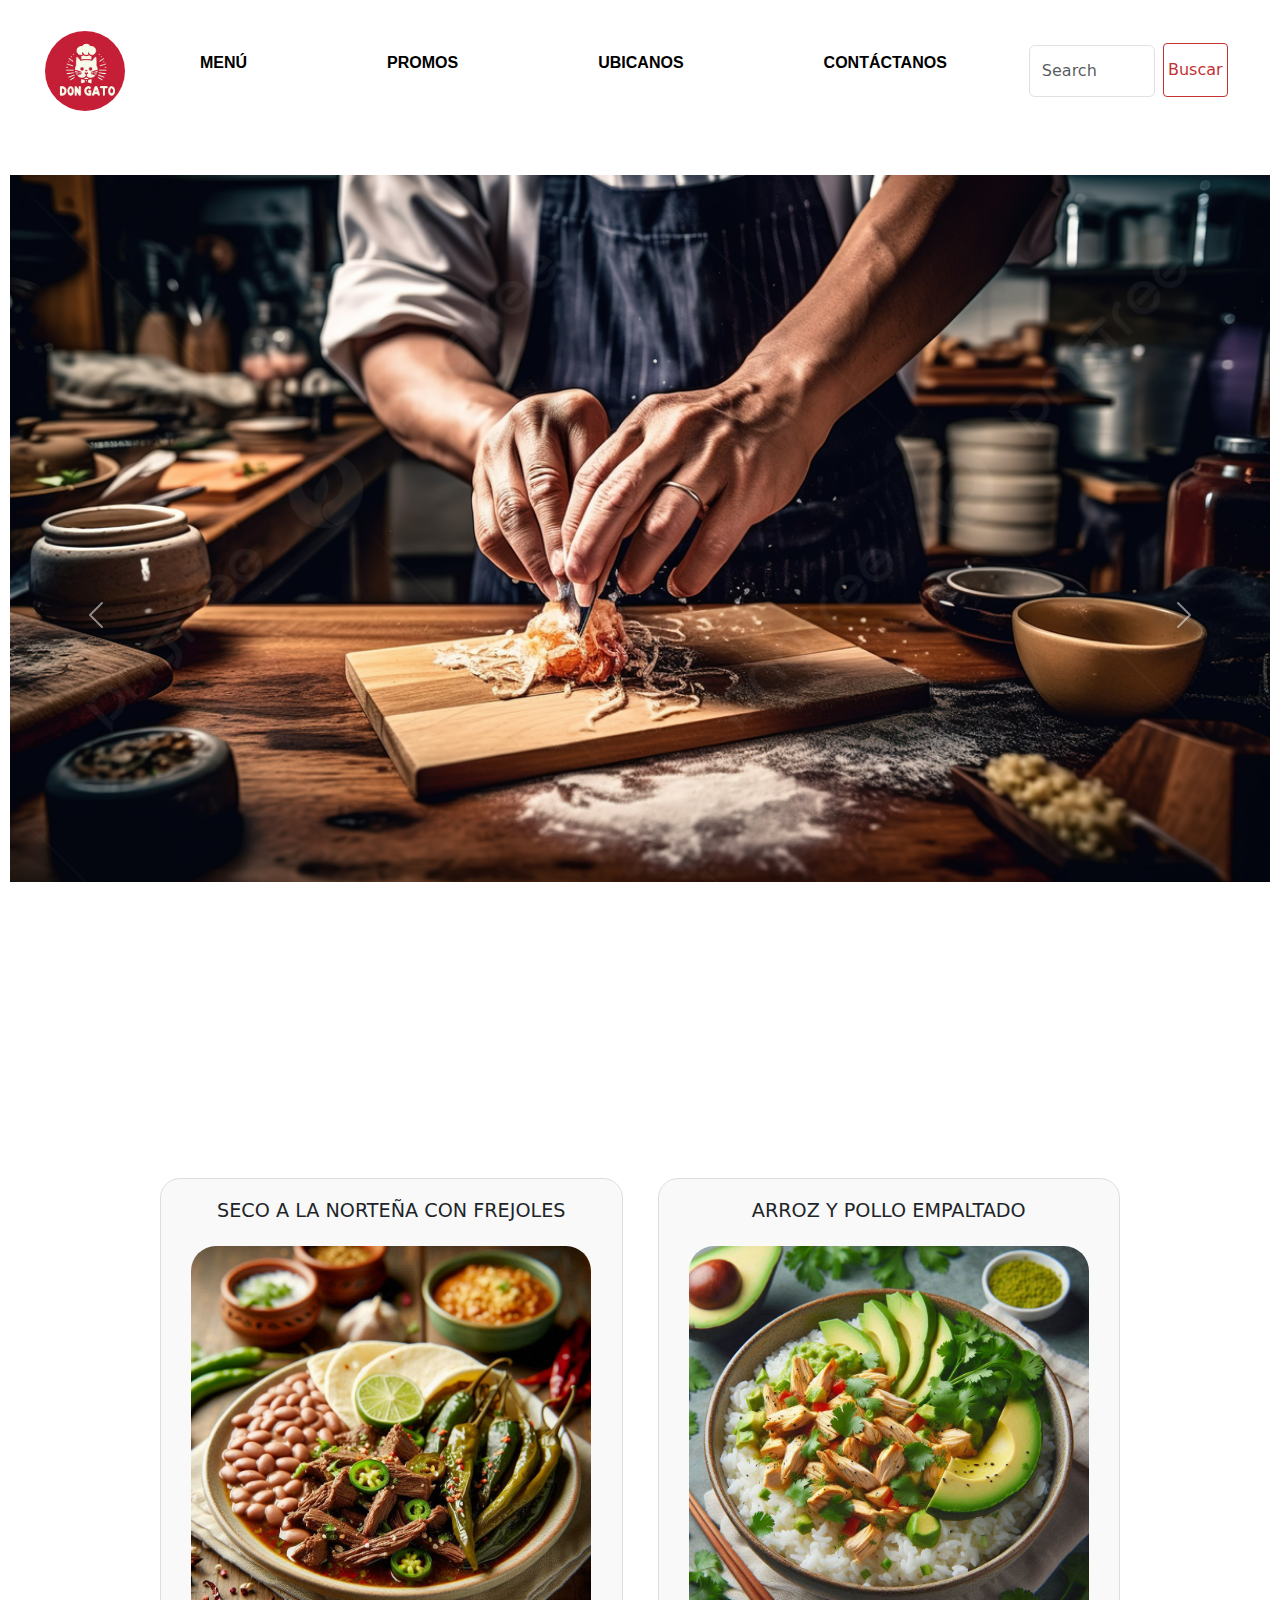
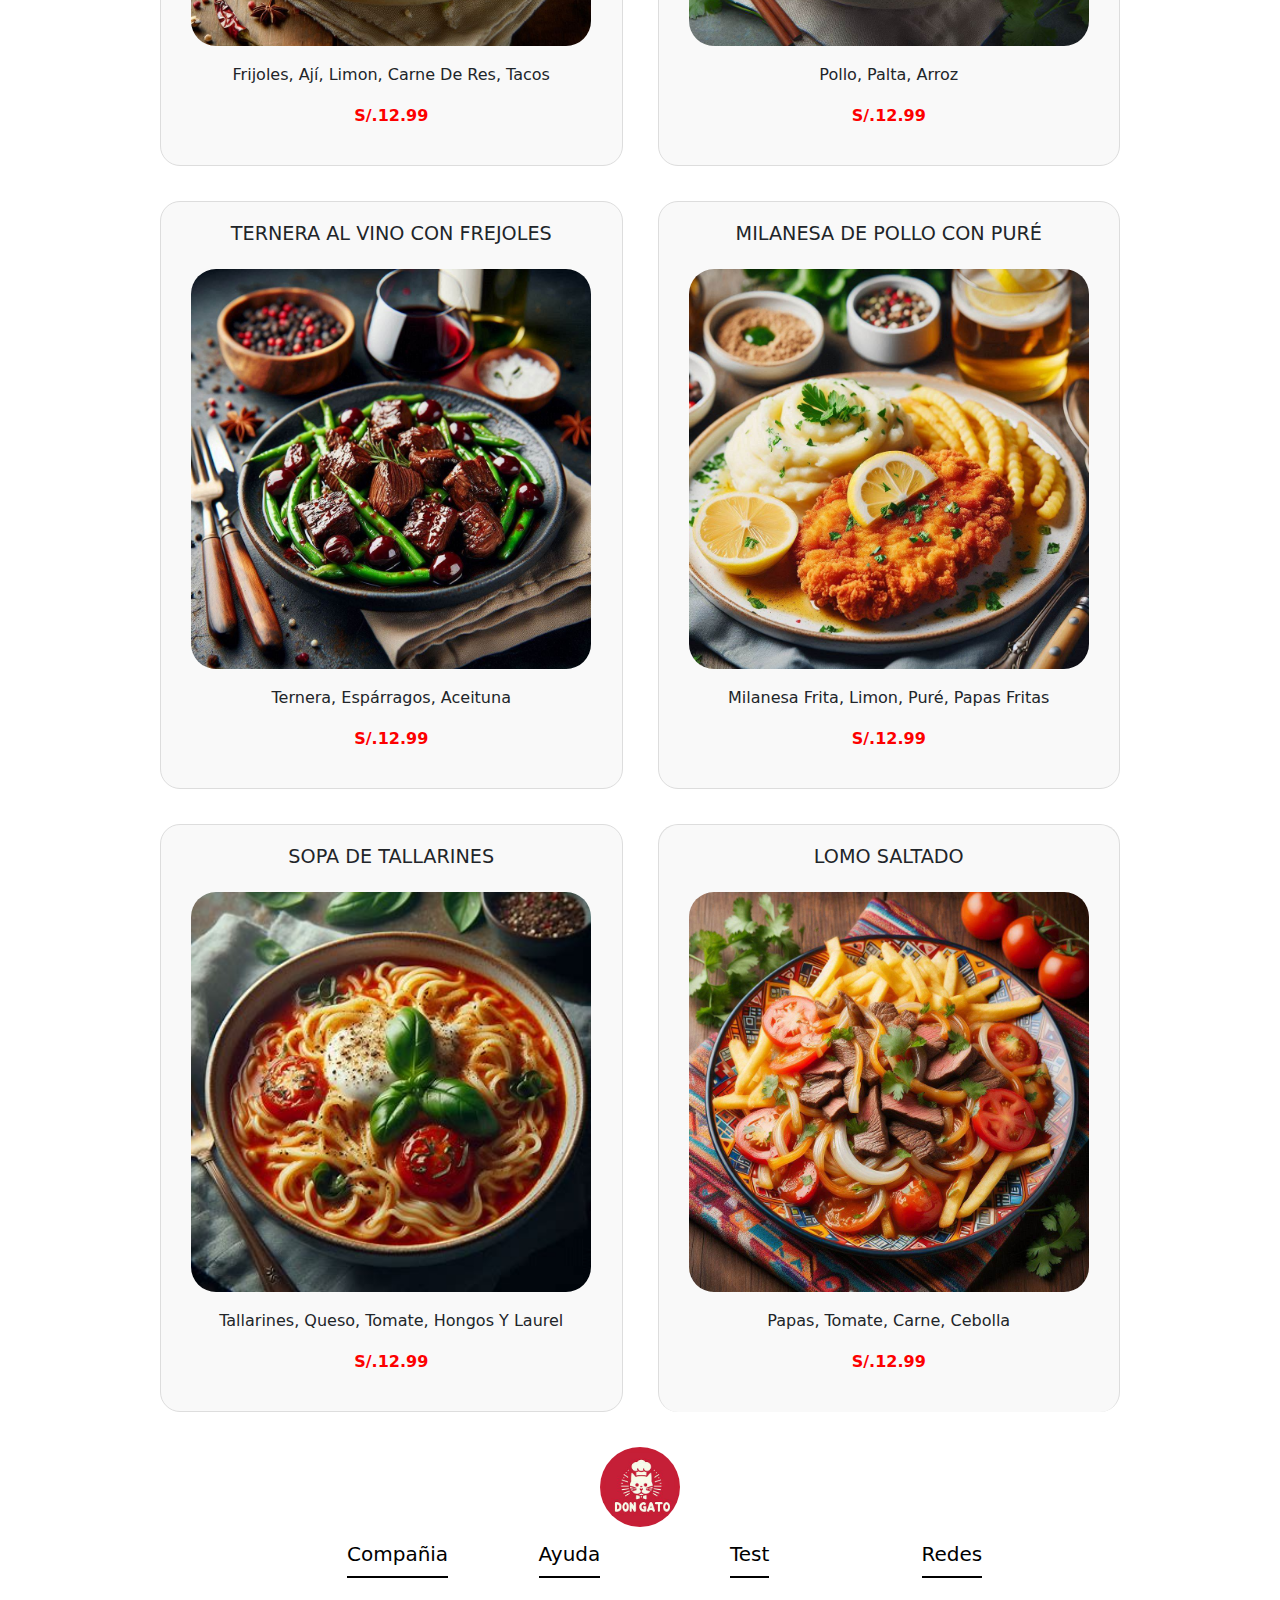
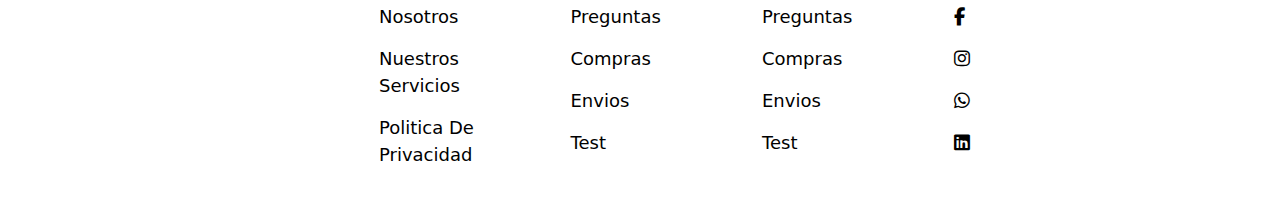
<file: index.html>
<!DOCTYPE html>
<html lang="es">

<head>
    <meta charset="UTF-8">
    <meta name="viewport" content="width=device-width, initial-scale=1.0">
    <title>Mi sitio - Servicios</title>
    <link rel="stylesheet" type="text/css" href="css/estilos1.css">
    <link rel="stylesheet" href="css/all.min.css">
    <link rel="icon" type="image/png" href="images/logogatito.jpg">
    <link rel="preconnect" href="https://fonts.googleapis.com">
    <link rel="preconnect" href="https://fonts.gstatic.com" crossorigin>
    <link href="https://cdn.jsdelivr.net/npm/bootstrap@5.3.3/dist/css/bootstrap.min.css" rel="stylesheet"
        integrity="sha384-QWTKZyjpPEjISv5WaRU9OFeRpok6YctnYmDr5pNlyT2bRjXh0JMhjY6hW+ALEwIH" crossorigin="anonymous">
    <script src="https://cdn.jsdelivr.net/npm/bootstrap@5.3.3/dist/js/bootstrap.bundle.min.js"
        integrity="sha384-YvpcrYf0tY3lHB60NNkmXc5s9fDVZLESaAA55NDzOxhy9GkcIdslK1eN7N6jIeHz"
        crossorigin="anonymous"></script>
    <link
        href="https://fonts.googleapis.com/css2?family=Kanit:ital,wght@0,100;0,200;0,300;0,400;0,500;0,600;0,700;0,800;0,900;1,100;1,200;1,300;1,400;1,500;1,600;1,700;1,800;1,900&display=swap"
        rel="stylesheet">
</head>

<body>
    <!--Cabecera-->
    <header>

        <div class="contenedor">
            <div id="logo">
                <img id="logotipo_sitio" src="images/logogatito.jpg" alt="logo del sitio"> <!--Logo de la marca-->
            </div>
            <nav id="promos">
                <ul>
                    <li><a href="index.html">Menú</a></li>
                    <li><a href="promos.html">Promos</a></li>
                    <li><a href="ubicanos.html">Ubicanos</a></li>
                    <li><a href="contactanos.html">Contáctanos</a></li>
                </ul>
            </nav>
            <!--Barra de busqueda-->
            <nav class="navbarsearch">
                <div class="container-fluid">
                    <form class="d-flex" role="search">
                        <input class="form-control me-2" type="search" placeholder="Search" aria-label="Search">
                        <button class="botonsearch" type="submit">Buscar</button>
                    </form>
                </div>
            </nav>
        </div>
    </header><br>
    <!--Carrusel-->

    <div id="carouselExampleIndicators" class="carousel slide">
        <div class="carousel-indicators">
            <button type="button" data-bs-target="#carouselExampleIndicators" data-bs-slide-to="0" class="active"
                aria-current="true" aria-label="Slide 1"></button>
            <button type="button" data-bs-target="#carouselExampleIndicators" data-bs-slide-to="1"
                aria-label="Slide 2"></button>
            <button type="button" data-bs-target="#carouselExampleIndicators" data-bs-slide-to="2"
                aria-label="Slide 3"></button>
        </div>
        <div class="carousel-inner">
            <div class="carousel-item active">
                <img src="images/cocinamejorada.jpg" class="d-block w-100" alt="chef cocinando">
            </div>
            <div class="carousel-item">
                <img src="images/mesas.jpg" class="d-block w-100" alt="mesas de restaurant">
            </div>
            <div class="carousel-item">
                <img src="images/imagenportada.jpg" class="d-block w-100" alt="plato de comida">
            </div>
        </div>
        <button class="carousel-control-prev" type="button" data-bs-target="#carouselExampleIndicators"
            data-bs-slide="prev">
            <span class="carousel-control-prev-icon" aria-hidden="true"></span>
            <span class="visually-hidden">Previous</span>
        </button>
        <button class="carousel-control-next" type="button" data-bs-target="#carouselExampleIndicators"
            data-bs-slide="next">
            <span class="carousel-control-next-icon" aria-hidden="true"></span>
            <span class="visually-hidden">Next</span>
        </button>
    </div>

    <!--Titulares-->

    <div class="encabezado-img">
        <h1 class="titulares">¡NO TE PIERDAS DE ESTAS PROMOCIONES!</h1>
        <hr class="customline">
    </div>

    <!--Menu-->

    <div class="contenedor">
        <section id="menu">
            <div class="menu-item">
                <h2>SECO A LA NORTEÑA CON FREJOLES</h2><br>
                <center><img src="images/secoalanorteña.png" alt="Imagen de una comida" width="400" height="400"
                        class="platos">
                </center>
                <p>Frijoles, ají, limon, carne de res, tacos</p>
                <p class="price">S/.12.99</p>
            </div>
            <div class="menu-item">
                <h2>ARROZ Y POLLO EMPALTADO</h2><br>
                <center><img src="images/comidasaludable.jpg" alt="Imagen de una comida" width="400" height="400"
                        class="platos">
                </center>
                <p>Pollo, palta, arroz</p>
                <p class="price">S/.12.99</p>
            </div>
            <div class="menu-item">
                <h2>TERNERA AL VINO CON FREJOLES</h2><br>
                <center><img src="images/terneraalvino.png" alt="Imagen de una comida" width="400" height="400"
                        class="platos">
                </center>
                <p>Ternera, espárragos, aceituna</p>
                <p class="price">S/.12.99</p>
            </div>
            <div class="menu-item">
                <h2>MILANESA DE POLLO CON PURÉ</h2><br>
                <center><img src="images/milanesa.png" alt="logo del sitio" width="400" height="400" class="platos">
                </center>
                <p>Milanesa frita, limon, puré, papas fritas</p>
                <p class="price">S/.12.99</p>
            </div>
            <div class="menu-item">
                <h2>SOPA DE TALLARINES</h2><br>
                <center><img src="images/tallarines.png" alt="logo del sitio" width="400" height="400" class="platos">
                </center>
                <p>Tallarines, queso, tomate, hongos y laurel</p>
                <p class="price">S/.12.99</p>
            </div>

            <div class="menu-item">
                <h2>LOMO SALTADO</h2><br>
                <center><img src="images/lomosaltado.jpg" alt="logo del sitio" width="400" height="400" class="platos">
                </center>
                <p>Papas, tomate, carne, cebolla</p>
                <p class="price">S/.12.99</p>
            </div>

        </section>
    </div>

    <!--Pie de página-->

    <footer class="footer">
        <center> <img id="logotipo_sitio" src="images/logogatito.jpg" alt="logo del sitio"></center>
        <div class="container">
            <div class="footer-row">

                <div class="footer-links">
                    <h4>compañia</h4>
                    <ul>
                        <li><a href="https://www.tesla.com/cybertruck">nosotros</a></li>
                        <li><a href="https://www.tesla.com/cybertruck">nuestros servicios</a></li>
                        <li><a href="https://www.tesla.com/cybertruck">politica de privacidad</a></li>

                    </ul>
                </div>
                <div class="footer-links">
                    <h4>ayuda</h4>
                    <ul>
                        <li><a href="https://www.tesla.com/cybertruck">preguntas</a></li>
                        <li><a href="https://www.tesla.com/cybertruck">compras</a></li>
                        <li><a href="https://www.tesla.com/cybertruck">envios</a></li>
                        <li><a href="https://www.tesla.com/cybertruck">test</a></li>

                    </ul>
                </div>

                <div class="footer-links">
                    <h4>Test</h4>
                    <ul>
                        <li><a href="https://www.tesla.com/cybertruck">preguntas</a></li>
                        <li><a href="https://www.tesla.com/cybertruck">compras</a></li>
                        <li><a href="https://www.tesla.com/cybertruck">envios</a></li>
                        <li><a href="https://www.tesla.com/cybertruck">test</a></li>

                    </ul>
                </div>

                <!--Redes sociales-->

                <div class="footer-links">
                    <h4>redes</h4>
                    <ul>
                        <li> <a href="https://es-la.facebook.com/people/Don-Gato/100063743312963/"><i
                                    class="fab fa-facebook-f"></i></a></li>
                        <li><a href="https://www.instagram.com/dongatopizzeria/?hl=es"><i
                                    class="fab fa-instagram"></i></a></li>
                        <li><a
                                href="https://api.whatsapp.com/send/?phone=923516619&text=Hola%2C+me+gustar%C3%ADa+saber+m%C3%A1s+sobre+sus+servicios&type=phone_number&app_absent=0"><i
                                    class="fab fa-whatsapp"></i></a></li>
                        <li><a href="https://www.linkedin.com/today/author/williamhgates"><i
                                    class="fab fa-linkedin"></i></a></li>
                    </ul>
                </div>
    </footer>

</body>

</html>
</file>
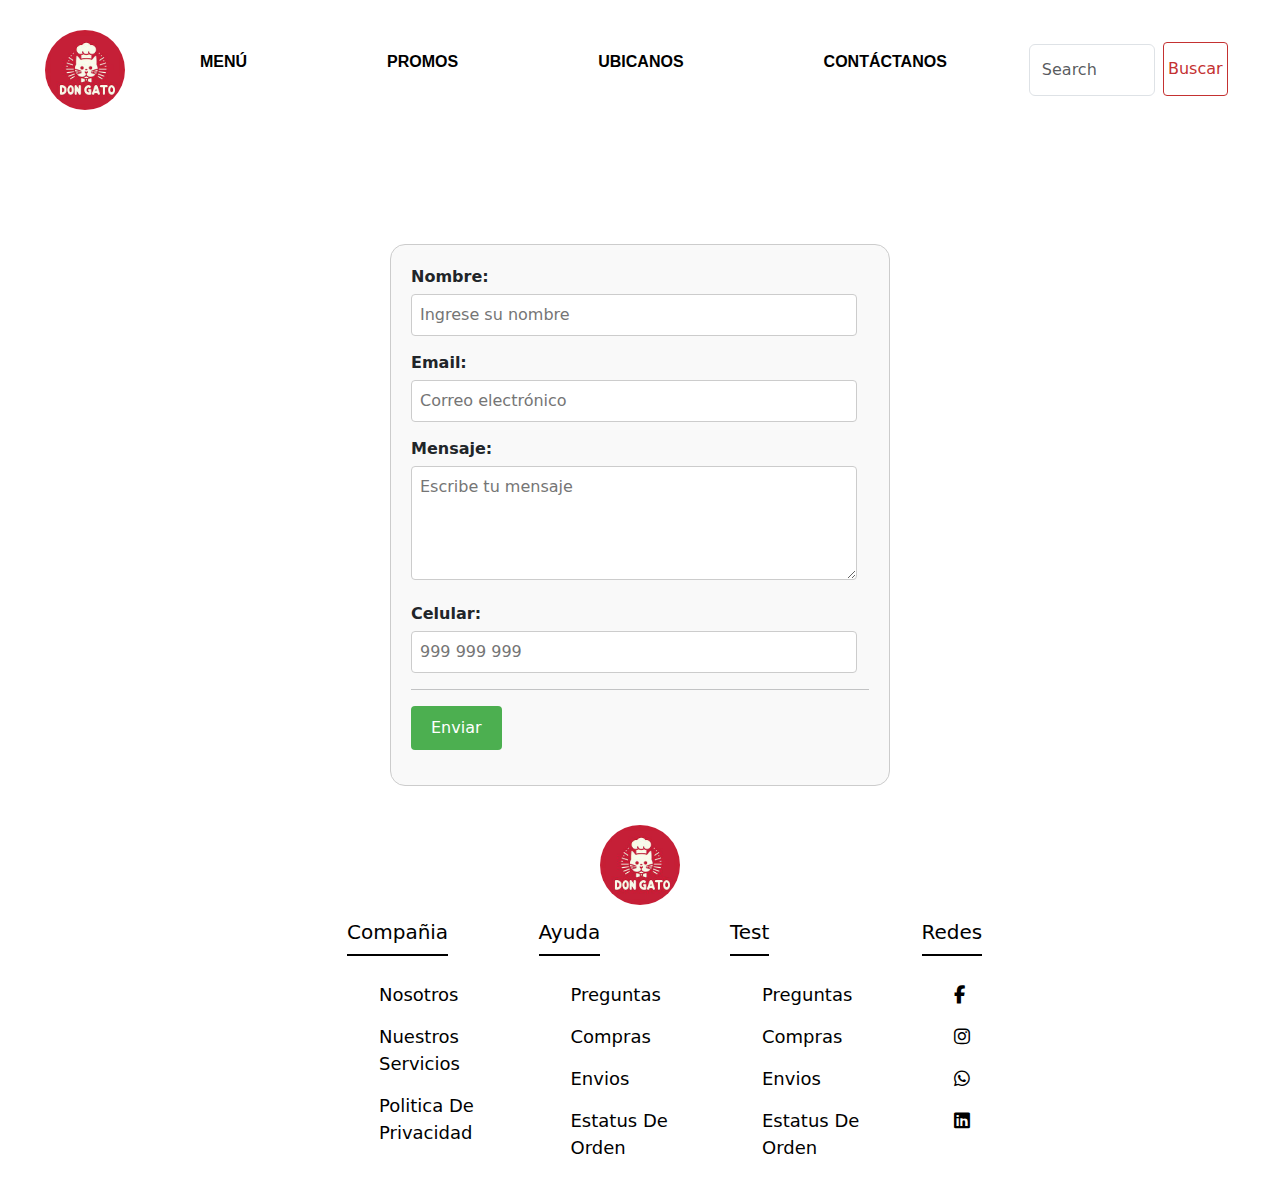
<file: contactanos.html>
<!DOCTYPE html>
<html lang="es">

<head>
    <meta charset="UTF-8">
    <meta name="viewport" content="width=device-width, initial-scale=1.0">
    <title>Mi sitio - Servicios</title>
    <link rel="stylesheet" type="text/css" href="css/estilos1.css">
    <link rel="stylesheet" href="css/all.min.css">
    <link rel="icon" type="image/png" href="images/logogatito.jpg">
    <link href="https://cdn.jsdelivr.net/npm/bootstrap@5.3.3/dist/css/bootstrap.min.css" rel="stylesheet"
        integrity="sha384-QWTKZyjpPEjISv5WaRU9OFeRpok6YctnYmDr5pNlyT2bRjXh0JMhjY6hW+ALEwIH" crossorigin="anonymous">
    <script src="https://cdn.jsdelivr.net/npm/bootstrap@5.3.3/dist/js/bootstrap.bundle.min.js"
        integrity="sha384-YvpcrYf0tY3lHB60NNkmXc5s9fDVZLESaAA55NDzOxhy9GkcIdslK1eN7N6jIeHz"
        crossorigin="anonymous"></script>
</head>

<body>

    <!--Cabecera-->

    <header>
        <div class="contenedor">
            <div id="logo">
                <img id="logotipo_sitio" src="images/logogatito.jpg" alt="logo del sitio">
            </div>
            <nav id="contactanos">
                <ul>
                    <li><a href="index.html">Menú</a></li>
                    <li><a href="promos.html">Promos</a></li>
                    <li><a href="ubicanos.html">Ubicanos</a></li>
                    <li><a href="contactanos.html">Contáctanos</a></li>

                </ul>
            </nav>

            <!--Barra de busqueda-->

            <nav class="navbarsearch">
                <div class="container-fluid">
                    <form class="d-flex" role="search">
                        <input class="form-control me-2" type="search" placeholder="Search" aria-label="Search">
                        <button class="botonsearch" type="submit">Buscar</button>
                    </form>
                </div>
            </nav>

        </div>

        <!--Titular-->

    </header><br>
    <h1 class="titulares">HAZ TU PEDIDO ACA!</h1> <br>

    <!--Formulario-->

    <form class="contact-form" name="formulario1" action="post.php" method="post">
        <div class="form-group">
            <label for="nombre">Nombre:</label>
            <input type="text" id="nombre" name="nombre" placeholder="Ingrese su nombre" required>
        </div>
        <div class="form-group">
            <label for="email">Email:</label>
            <input type="email" id="email" name="email" placeholder="Correo electrónico" required>
        </div>
        <div class="form-group">
            <label for="mensaje">Mensaje:</label>
            <textarea id="mensaje" name="mensaje" placeholder="Escribe tu mensaje" rows="4" required></textarea>
        </div>
        <div class="form-group">
            <label for="telefono">Celular:</label>
            <input type="tel" id="telefono" name="telefono" placeholder="999 999 999" required>
        </div>
        <hr>
        <div class="form-group">
            <input type="submit" value="Enviar">
        </div>
    </form><br>


    <!--Pie de página-->

    <footer class="footer">
        <center> <img id="logotipo_sitio" src="images/logogatito.jpg" alt="logo del sitio"></center>
        <div class="container">

            <div class="footer-row">

                <div class="footer-links">
                    <h4>compañia</h4>
                    <ul>
                        <li><a href="https://www.tesla.com/es_es/model3/design#overview">nosotros</a></li>
                        <li><a href="https://www.tesla.com/es_es/model3/design#overview">nuestros servicios</a></li>
                        <li><a href="https://www.tesla.com/es_es/model3/design#overview">politica de privacidad</a></li>

                    </ul>
                </div>
                <div class="footer-links">
                    <h4>ayuda</h4>
                    <ul>
                        <li><a href="https://www.tesla.com/es_es/model3/design#overview">preguntas</a></li>
                        <li><a href="https://www.tesla.com/es_es/model3/design#overview">compras</a></li>
                        <li><a href="https://www.tesla.com/es_es/model3/design#overview">envios</a></li>
                        <li><a href="https://www.tesla.com/es_es/model3/design#overview">estatus de orden</a></li>

                    </ul>
                </div>

                <div class="footer-links">
                    <h4>Test</h4>
                    <ul>
                        <li><a href="https://www.tesla.com/es_es/model3/design#overview">preguntas</a></li>
                        <li><a href="https://www.tesla.com/es_es/model3/design#overview">compras</a></li>
                        <li><a href="https://www.tesla.com/es_es/model3/design#overview">envios</a></li>
                        <li><a href="https://www.tesla.com/es_es/model3/design#overview">estatus de orden</a></li>

                    </ul>
                </div>

                <div class="footer-links">
                    <h4>redes</h4>
                    <ul>
                        <li> <a href="https://es-la.facebook.com/people/Don-Gato/100063743312963/"><i
                                    class="fab fa-facebook-f"></i></a></li>
                        <li><a href="https://www.instagram.com/dongatopizzeria/?hl=es"><i
                                    class="fab fa-instagram"></i></a></li>
                        <li><a
                                href="https://api.whatsapp.com/send/?phone=923516619&text=Hola%2C+me+gustar%C3%ADa+saber+m%C3%A1s+sobre+sus+servicios&type=phone_number&app_absent=0"><i
                                    class="fab fa-whatsapp"></i></a></li>
                        <li><a href="https://www.linkedin.com/today/author/williamhgates"><i
                                    class="fab fa-linkedin"></i></a></li>
                    </ul>
                </div>
    </footer>

</body>

</html>
</file>
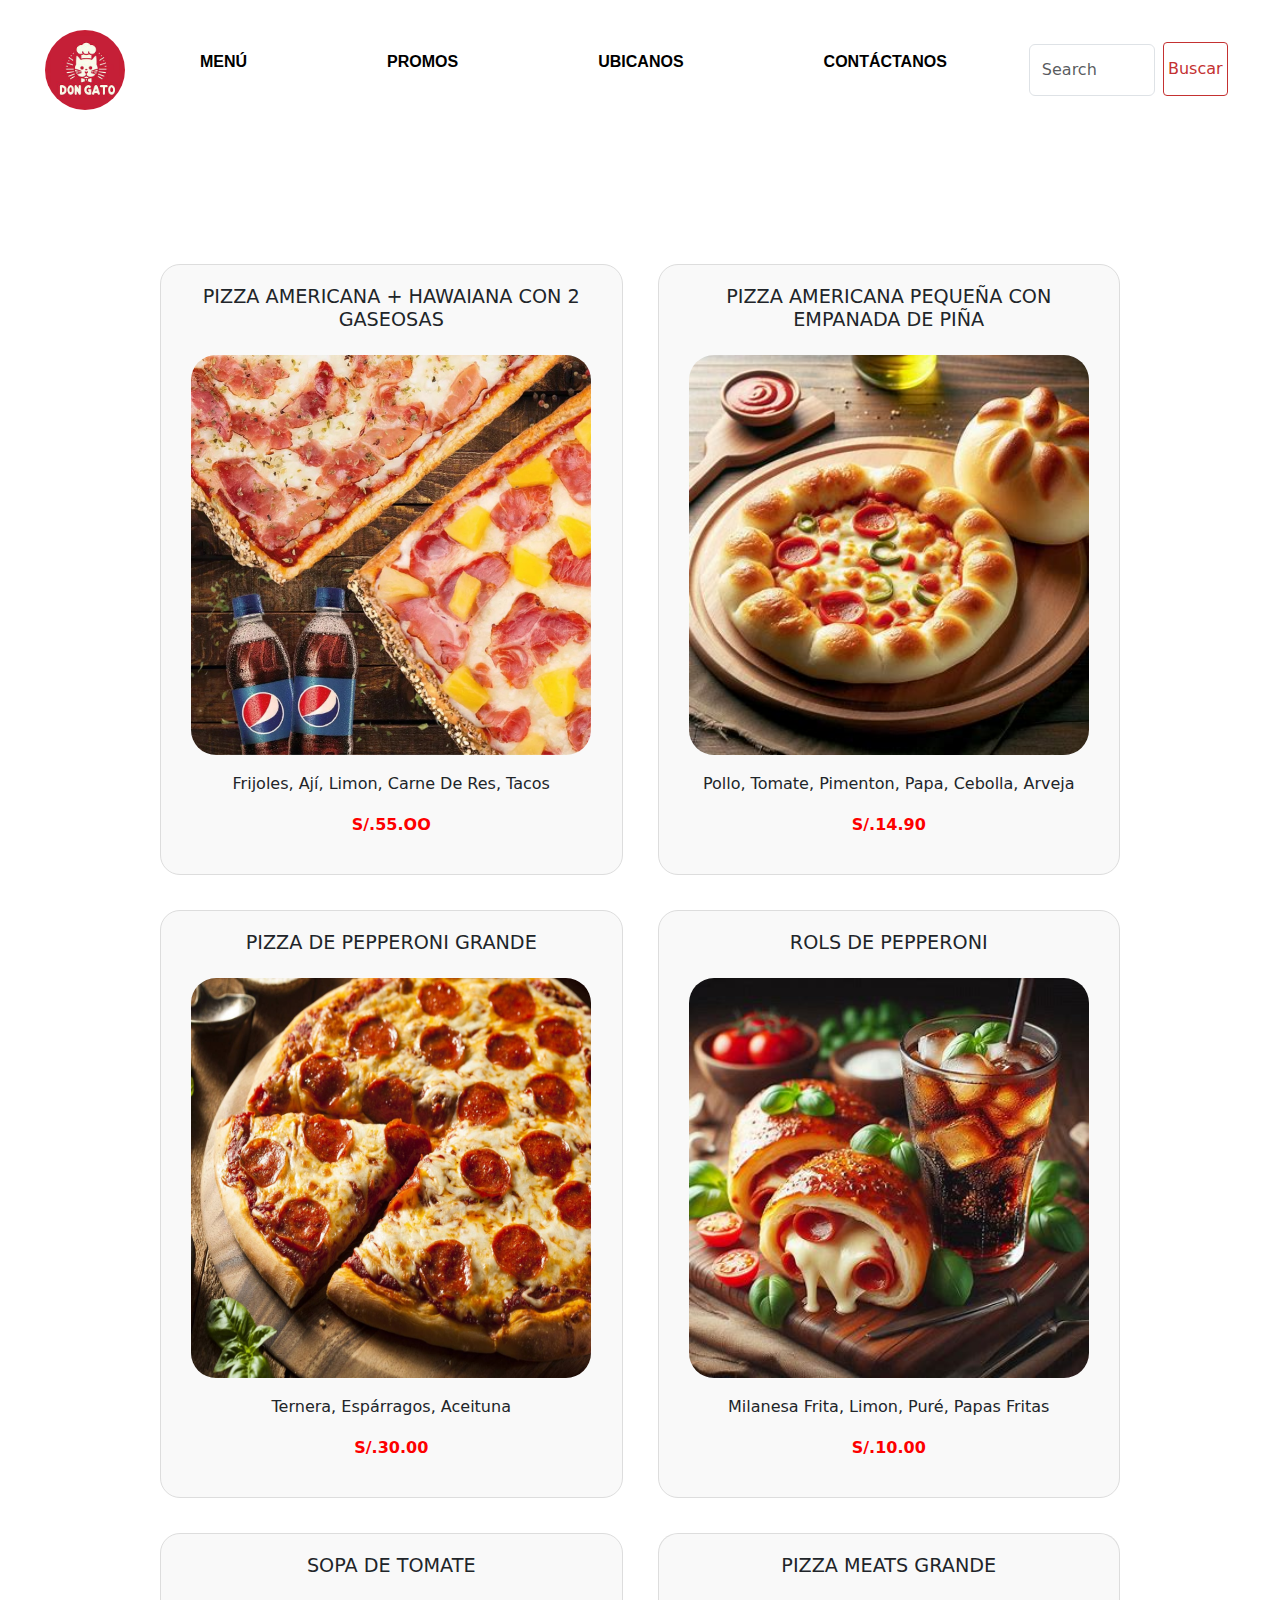
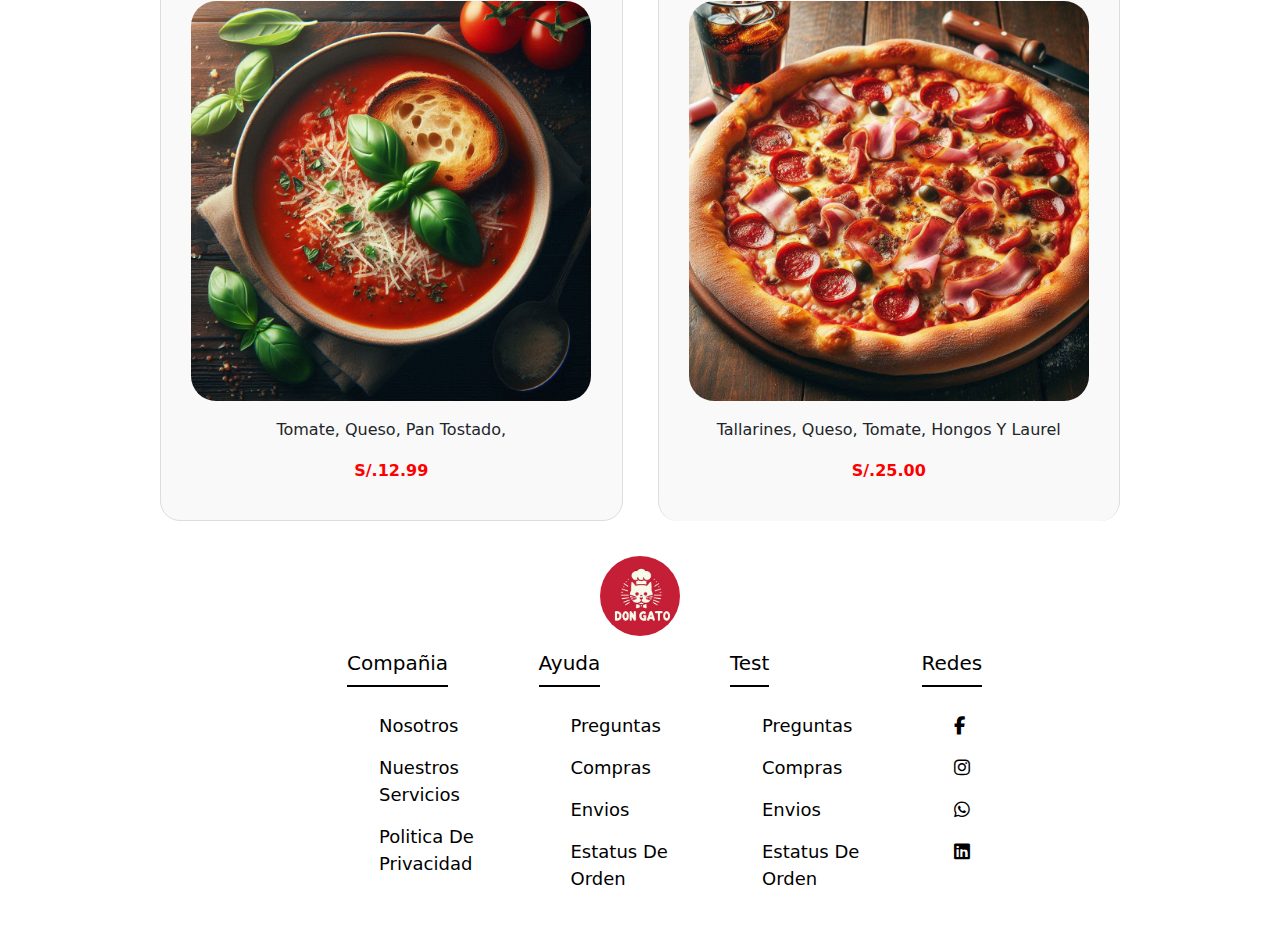
<file: promos.html>
<!DOCTYPE html>
<html lang="es">

<head>
    <meta charset="UTF-8">
    <meta name="viewport" content="width=device-width, initial-scale=1.0">
    <title>Mi sitio - Servicios</title>
    <link rel="stylesheet" type="text/css" href="css/estilos1.css">
    <link rel="stylesheet" href="css/all.min.css">
    <link rel="icon" type="image/png" href="images/logogatito.jpg">
    <link href="https://cdn.jsdelivr.net/npm/bootstrap@5.3.3/dist/css/bootstrap.min.css" rel="stylesheet"
        integrity="sha384-QWTKZyjpPEjISv5WaRU9OFeRpok6YctnYmDr5pNlyT2bRjXh0JMhjY6hW+ALEwIH" crossorigin="anonymous">
    <script src="https://cdn.jsdelivr.net/npm/bootstrap@5.3.3/dist/js/bootstrap.bundle.min.js"
        integrity="sha384-YvpcrYf0tY3lHB60NNkmXc5s9fDVZLESaAA55NDzOxhy9GkcIdslK1eN7N6jIeHz"
        crossorigin="anonymous"></script>
</head>

<body>

    <!--Cabecera-->

    <header>
        <div class="contenedor">
            <div id="logo">
                <img id="logotipo_sitio" src="images/logogatito.jpg" alt="logo del sitio">
            </div>
            <nav id="promos">
                <ul>
                    <li><a href="index.html">Menú</a></li>
                    <li><a href="promos.html">Promos</a></li>
                    <li><a href="ubicanos.html">Ubicanos</a></li>
                    <li><a href="contactanos.html">Contáctanos</a></li>

                </ul>
            </nav>

            <!--Barra de busqueda-->

            <nav class="navbarsearch">
                <div class="container-fluid">
                    <form class="d-flex" role="search">
                        <input class="form-control me-2" type="search" placeholder="Search" aria-label="Search">
                        <button class="botonsearch" type="submit">Buscar</button>
                    </form>
                </div>
            </nav>
        </div>

        <!--Titulares-->

    </header><br>
    <h1 class="titulares">¡NO TE PIERDAS DE ESTAS PROMOCIONES!</h1><br>
    <div class="contenedor">

        <!--Menu Promociones-->

        <section id="menu">
            <div class="menu-item">
                <h2>PIZZA AMERICANA + HAWAIANA CON 2 GASEOSAS</h2><br>
                <center><img src="images/pizza.png" alt="Imagen de una comida" width="400" height="400" class="platos">
                </center>
                <p>Frijoles, ají, limon, carne de res, tacos</p>
                <p class="price">S/.55.OO</p>
            </div>
            <div class="menu-item">
                <h2>PIZZA AMERICANA PEQUEÑA CON EMPANADA DE PIÑA</h2><br>
                <center><img src="images/pizza2.png" alt="Imagen de una comida" width="400" height="400" class="platos">
                </center>
                <p>Pollo, tomate, pimenton, papa, cebolla, arveja</p>
                <p class="price">S/.14.90</p>
            </div>
            <div class="menu-item">
                <h2>PIZZA DE PEPPERONI GRANDE</h2><br>
                <center><img src="images/pizza3.png" alt="Imagen de una comida" width="400" height="400" class="platos">
                </center>
                <p>Ternera, espárragos, aceituna</p>
                <p class="price">S/.30.00</p>
            </div>
            <div class="menu-item">
                <h2>ROLS DE PEPPERONI</h2><br>
                <center><img src="images/roll.png" alt="logo del sitio" width="400" height="400" class="platos">
                </center>
                <p>Milanesa frita, limon, puré, papas fritas</p>
                <p class="price">S/.10.00</p>
            </div>

            <div class="menu-item">
                <h2>SOPA DE TOMATE</h2><br>
                <center><img src="images/sopadetomate.jpg" alt="logo del sitio" width="400" height="400" class="platos">
                </center>
                <p>Tomate, queso, pan tostado, </p>
                <p class="price">S/.12.99</p>
            </div>

            <div class="menu-item">
                <h2>PIZZA MEATS GRANDE</h2><br>
                <center><img src="images/pizza4.jpg" alt="logo del sitio" width="400" height="400" class="platos">
                </center>
                <p>Tallarines, queso, tomate, hongos y laurel</p>
                <p class="price">S/.25.00</p>
            </div>
        </section>
    </div>

    <!--Pie de página-->

    <footer class="footer">
        <center> <img id="logotipo_sitio" src="images/logogatito.jpg" alt="logo del sitio"></center>
        <div class="container">

            <div class="footer-row">

                <div class="footer-links">
                    <h4>compañia</h4>
                    <ul>
                        <li><a href="https://www.tesla.com/es_es/modelx/design#overview">nosotros</a></li>
                        <li><a href="https://www.tesla.com/es_es/modelx/design#overview">nuestros servicios</a></li>
                        <li><a href="https://www.tesla.com/es_es/modelx/design#overview">politica de privacidad</a></li>

                    </ul>
                </div>
                <div class="footer-links">
                    <h4>ayuda</h4>
                    <ul>
                        <li><a href="https://www.tesla.com/es_es/modelx/design#overview">preguntas</a></li>
                        <li><a href="https://www.tesla.com/es_es/modelx/design#overview">compras</a></li>
                        <li><a href="https://www.tesla.com/es_es/modelx/design#overview">envios</a></li>
                        <li><a href="https://www.tesla.com/es_es/modelx/design#overview">estatus de orden</a></li>

                    </ul>
                </div>

                <div class="footer-links">
                    <h4>Test</h4>
                    <ul>
                        <li><a href="https://www.tesla.com/es_es/modelx/design#overview">preguntas</a></li>
                        <li><a href="https://www.tesla.com/es_es/modelx/design#overview">compras</a></li>
                        <li><a href="https://www.tesla.com/es_es/modelx/design#overview">envios</a></li>
                        <li><a href="https://www.tesla.com/es_es/modelx/design#overview">estatus de orden</a></li>

                    </ul>
                </div>

                <div class="footer-links">
                    <h4>redes</h4>
                    <ul>
                        <li> <a href="https://es-la.facebook.com/people/Don-Gato/100063743312963/"><i
                                    class="fab fa-facebook-f"></i></a></li>
                        <li><a href="https://www.instagram.com/dongatopizzeria/?hl=es"><i
                                    class="fab fa-instagram"></i></a></li>
                        <li><a
                                href="https://api.whatsapp.com/send/?phone=923516619&text=Hola%2C+me+gustar%C3%ADa+saber+m%C3%A1s+sobre+sus+servicios&type=phone_number&app_absent=0"><i
                                    class="fab fa-whatsapp"></i></a></li>
                        <li><a href="https://www.linkedin.com/today/author/williamhgates"><i
                                    class="fab fa-linkedin"></i></a></li>
                    </ul>
                </div>
    </footer>

</body>

</html>
</file>
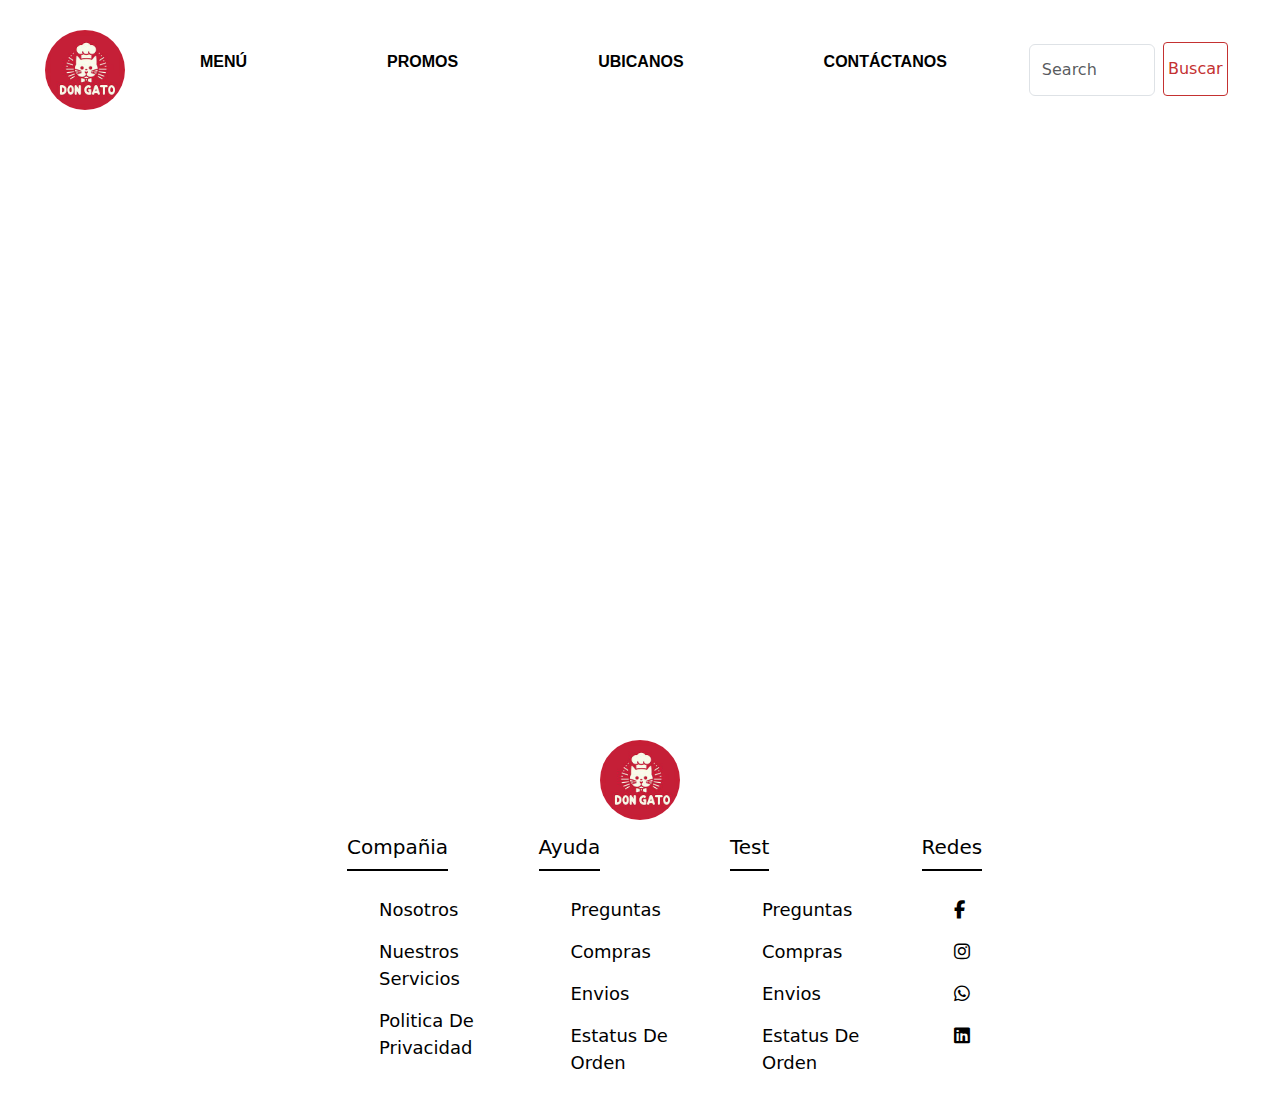
<file: ubicanos.html>
<!DOCTYPE html>
<html lang="es">



<head>
    <meta charset="UTF-8">
    <meta name="viewport" content="width=device-width, initial-scale=1.0">
    <title>Mi sitio - Servicios</title>
    <link rel="stylesheet" type="text/css" href="css/estilos1.css">
    <link rel="stylesheet" href="css/all.min.css">
    <link rel="icon" type="image/png" href="images/logogatito.jpg">
    <link href="https://cdn.jsdelivr.net/npm/bootstrap@5.3.3/dist/css/bootstrap.min.css" rel="stylesheet"
        integrity="sha384-QWTKZyjpPEjISv5WaRU9OFeRpok6YctnYmDr5pNlyT2bRjXh0JMhjY6hW+ALEwIH" crossorigin="anonymous">
    <script src="https://cdn.jsdelivr.net/npm/bootstrap@5.3.3/dist/js/bootstrap.bundle.min.js"
        integrity="sha384-YvpcrYf0tY3lHB60NNkmXc5s9fDVZLESaAA55NDzOxhy9GkcIdslK1eN7N6jIeHz"
        crossorigin="anonymous"></script>
</head>

<body>

    <!--Cabecera-->

    <header>
        <div class="contenedor">
            <div id="logo">
                <img id="logotipo_sitio" src="images/logogatito.jpg" alt="logo del sitio">
            </div>
            <nav id="ubicanos">
                <ul>
                    <li><a href="index.html">Menú</a></li>
                    <li><a href="promos.html">Promos</a></li>
                    <li><a href="ubicanos.html">Ubicanos</a></li>
                    <li><a href="contactanos.html">Contáctanos</a></li>

                </ul>
            </nav>

            <!--Barra de busqueda-->

            <nav class="navbarsearch">
                <div class="container-fluid">
                    <form class="d-flex" role="search">
                        <input class="form-control me-2" type="search" placeholder="Search" aria-label="Search">
                        <button class="botonsearch" type="submit">Buscar</button>
                    </form>
                </div>
            </nav>
        </div>
    </header><br>

    <!--Titulares-->

    <h1 class="titulares">¡ENCUENTRANOS!</h1><br>

    <!--Mapa del sitio-->

    <div class="map-container">

        <center> <iframe
                src="https://www.google.com/maps/embed?pb=!1m18!1m12!1m3!1d3900.234315620711!2d-76.95071782530601!3d-12.164444444102214!2m3!1f0!2f0!3f0!3m2!1i1024!2i768!4f13.1!3m3!1m2!1s0x9105b8e413e1fd93%3A0x47318c0cafb3d7ac!2sDon%20Gato!5e0!3m2!1ses!2spe!4v1719103700033!5m2!1ses!2spe"
                width="600" height="450" style="border:0;" allowfullscreen="" loading="lazy"
                referrerpolicy="no-referrer-when-downgrade"></iframe></center> <br>

    </div>

    <!--Pie de página-->

    <footer class="footer">
        <center> <img id="logotipo_sitio" src="images/logogatito.jpg" alt="logo del sitio"></center>
        <div class="container">

            <div class="footer-row">

                <div class="footer-links">
                    <h4>compañia</h4>
                    <ul>
                        <li><a href="https://shop.tesla.com/es_es/product/wall-connector">nosotros</a></li>
                        <li><a href="https://shop.tesla.com/es_es/product/wall-connector">nuestros servicios</a></li>
                        <li><a href="https://shop.tesla.com/es_es/product/wall-connector">politica de privacidad</a>
                        </li>

                    </ul>
                </div>
                <div class="footer-links">
                    <h4>ayuda</h4>
                    <ul>
                        <li><a href="https://shop.tesla.com/es_es/product/wall-connector">preguntas</a></li>
                        <li><a href="https://shop.tesla.com/es_es/product/wall-connector">compras</a></li>
                        <li><a href="https://shop.tesla.com/es_es/product/wall-connector">envios</a></li>
                        <li><a href="https://shop.tesla.com/es_es/product/wall-connector">estatus de orden</a></li>

                    </ul>
                </div>

                <div class="footer-links">
                    <h4>Test</h4>
                    <ul>
                        <li><a href="https://shop.tesla.com/es_es/product/wall-connector">preguntas</a></li>
                        <li><a href="https://shop.tesla.com/es_es/product/wall-connector">compras</a></li>
                        <li><a href="https://shop.tesla.com/es_es/product/wall-connector">envios</a></li>
                        <li><a href="https://shop.tesla.com/es_es/product/wall-connector">estatus de orden</a></li>

                    </ul>
                </div>

                <div class="footer-links">
                    <h4>redes</h4>
                    <ul>
                        <li> <a href="https://es-la.facebook.com/people/Don-Gato/100063743312963/"><i
                                    class="fab fa-facebook-f"></i></a></li>
                        <li><a href="https://www.instagram.com/dongatopizzeria/?hl=es"><i
                                    class="fab fa-instagram"></i></a></li>
                        <li><a
                                href="https://api.whatsapp.com/send/?phone=923516619&text=Hola%2C+me+gustar%C3%ADa+saber+m%C3%A1s+sobre+sus+servicios&type=phone_number&app_absent=0"><i
                                    class="fab fa-whatsapp"></i></a></li>
                        <li><a href="https://www.linkedin.com/today/author/williamhgates"><i
                                    class="fab fa-linkedin"></i></a></li>
                    </ul>
                </div>
    </footer>

</body>

</html>
</file>
<file: css/estilos1.css>
/*Estilo cuerpo de pagina*/
body {
    padding: 0px;
    margin: 0px;
    background-image: url(https://img.freepik.com/foto-gratis/fondo-pared-ladrillo-textura-marron_53876-63591.jpg?size=626&ext=jpg&ga=GA1.1.539837299.1711929600&semt=ais);
}

/*Estilo generico del contenedor*/
.contenedor {
    width: 1000px;
    margin: auto;

}


/*cabecera*/
header {
    background-color: #ffffff;
    position: sticky;
    top: 0;
    padding: 0px 15px;
    z-index: 1000;

}

/*Contenedor de la cabecera*/
header .contenedor {
    width: 1200px;
    display: flex;
    padding: 0;


}



/*Logotipo del sitio*/
#logotipo_sitio {
    width: 80px;
    margin: 5px;
    border-radius: 40px;

}


/*Lista de barra de navegacion*/
nav ul {
    display: flex;
    padding-left: 0%;

}

/*Item de la lista barra nav*/
nav ul li {
    list-style-type: none;
    padding: 50px;
    font-family: "Kanit", sans-serif;
    font-weight: 800;
    font-style: normal;

}

/*Boton de buscar*/
.botonsearch {
    border: 1px solid rgb(196, 49, 49);
    color: rgb(196, 49, 49);
    background-color: transparent;
    padding: .875rem 0.275rem;
    font-size: 1rem;
    line-height: 1.5;
    border-radius: 0.25rem;
    transition: background-color 0.3s, color 0.3s, border-color 0.3s;
    margin-top: -2px;

}


.botonsearch:hover {
    background-color: rgb(196, 49, 49);
    color: white;
    border-color: rgb(196, 49, 49);
}

.navbarsearch {
    background-color: white;
}

/*Diseño de boton enviar*/

.contact-form input[type="submit"] {
    background-color: #4CAF50;
    color: white;
    padding: 10px 20px;
    border: none;
    border-radius: 4px;
    cursor: pointer;
    font-size: 16px;
}

.contact-form input[type="submit"]:hover {
    background-color: #45a049;
}


/*encabezado de texto*/
.encabezado.img {
    background-image: url();
}

/*Pseudoclases para items barra de nav*/
nav ul li a:link {
    font-family: Arial, Helvetica, sans-serif;
    text-decoration: solid;
    color: rgb(0, 0, 0);
    text-transform: uppercase;
    font-size: 10;
    padding: 20px;
    border-radius: 40px;
}

nav ul li a:hover {
    background-color: rgb(196, 49, 49);
    color: rgb(248, 248, 248);
    padding: 20px;


}

nav ul li a:visited {
    font-family: Arial, Helvetica, sans-serif;
    text-decoration: none;
    color: rgb(0, 0, 0);
    text-transform: uppercase;
    font-size: 13px;

}

/*Carrusel*/

.carousel-item {
    height: 700px;
    width: 100px;
    padding: 10px;
    margin-bottom: 200px;
}

/*Texto del menu y promos*/

.titulares {
    color: #ffffff;
}

.menu-item {
    border-bottom: 1px solid #000000;
    padding: 10px 0;
    text-align: center;

}

.menu-item:last-child {
    border-bottom: none;
}

.menu-item h2 {
    margin: 0;
    font-size: 1.2em;
    text-align: center;
}

.menu-item p {
    margin: 17px 0;
}

.price {
    font-weight: bold;
    color: #fd0000;
}


.contenedor {
    display: flex;
    justify-content: center;
    align-items: center;
    padding: 20px;

}

/*Diseño de platos menu y promos*/
#menu {
    display: grid;
    grid-template-columns: repeat(2, 1fr);
    gap: 35px;
    width: 100%;
    max-width: 1200px;
    margin: 0 auto;
}

.platos {

    border-radius: 25px;
}


.menu-item {
    padding: 20px;
    border: 1px solid #ddd;
    background-color: #f9f9f9;
    border-radius: 20px;
}

/*Titulos de submenus*/
h1 {
    font-family: Cambria, Cochin, Georgia, Times, 'Times New Roman', serif;
    text-align: center;
    margin-left: 20px;
    margin-right: 20px;
    color: #fcfcfc;
}

h2 {
    text-align-last: center;

}

h3 {
    text-align: center;
}

/*Estilo del mapa*/
.map-container iframe {
    border: 0;
    border-radius: 20px;
    width: 800px;

}

/*Pie de pagina*/
* {
    margin: 0;
    padding: 0;
    box-sizing: border-box;
    list-style: none;
}

body {
    font-family: sans-serif;
    text-transform: capitalize;
}

.container {
    max-width: 1200px;
    margin: 0 auto;
}

footer {
    background-color: #ffffff;
    padding: 10px 0;
}

.footer-row {
    display: flex;
    flex-wrap: wrap;
    padding: 10px 250px;
    padding-right: 100px;
}

.footer-links {
    width: 25%;
    padding: 0 15px;
}

.footer-links h4 {
    font-size: 20px;
    color: #000000;
    margin-bottom: 25px;
    font-weight: 500;
    border-bottom: 2px solid #000000;
    padding-bottom: 10px;
    display: inline-block;
}

.footer-links ul li a {
    font-size: 18px;
    text-decoration: none;
    color: #000000;
    display: block;
    margin-bottom: 15px;
    transition: all .3s ease;
}

.footer-links ul li a:hover {
    color: #000000;
    padding-left: 6px;
}


/*Cuadro de informacion personal*/
.contact-form {
    max-width: 500px;
    margin: 0 auto;
    padding: 20px;
    border: 1px solid #ccc;
    background-color: #f9f9f9;
    border-radius: 15px;
}

.contact-form .form-group {
    margin-bottom: 15px;
}

.contact-form label {
    display: block;
    margin-bottom: 5px;
    font-weight: bold;
}

/*Estilo de entrada de texto*/
.contact-form input[type="text"],
.contact-form input[type="email"],
.contact-form input[type="tel"],
.contact-form textarea {
    width: calc(100% - 12px);
    padding: 8px;
    font-size: 16px;
    border: 1px solid #ccc;
    border-radius: 4px;

}

.contact-form textarea {
    resize: vertical;
}


.customline {
    border: none;
    height: 5px;
    background-color: white;
    margin: 20px;
    forced-color-adjust: white;

}
</file>
